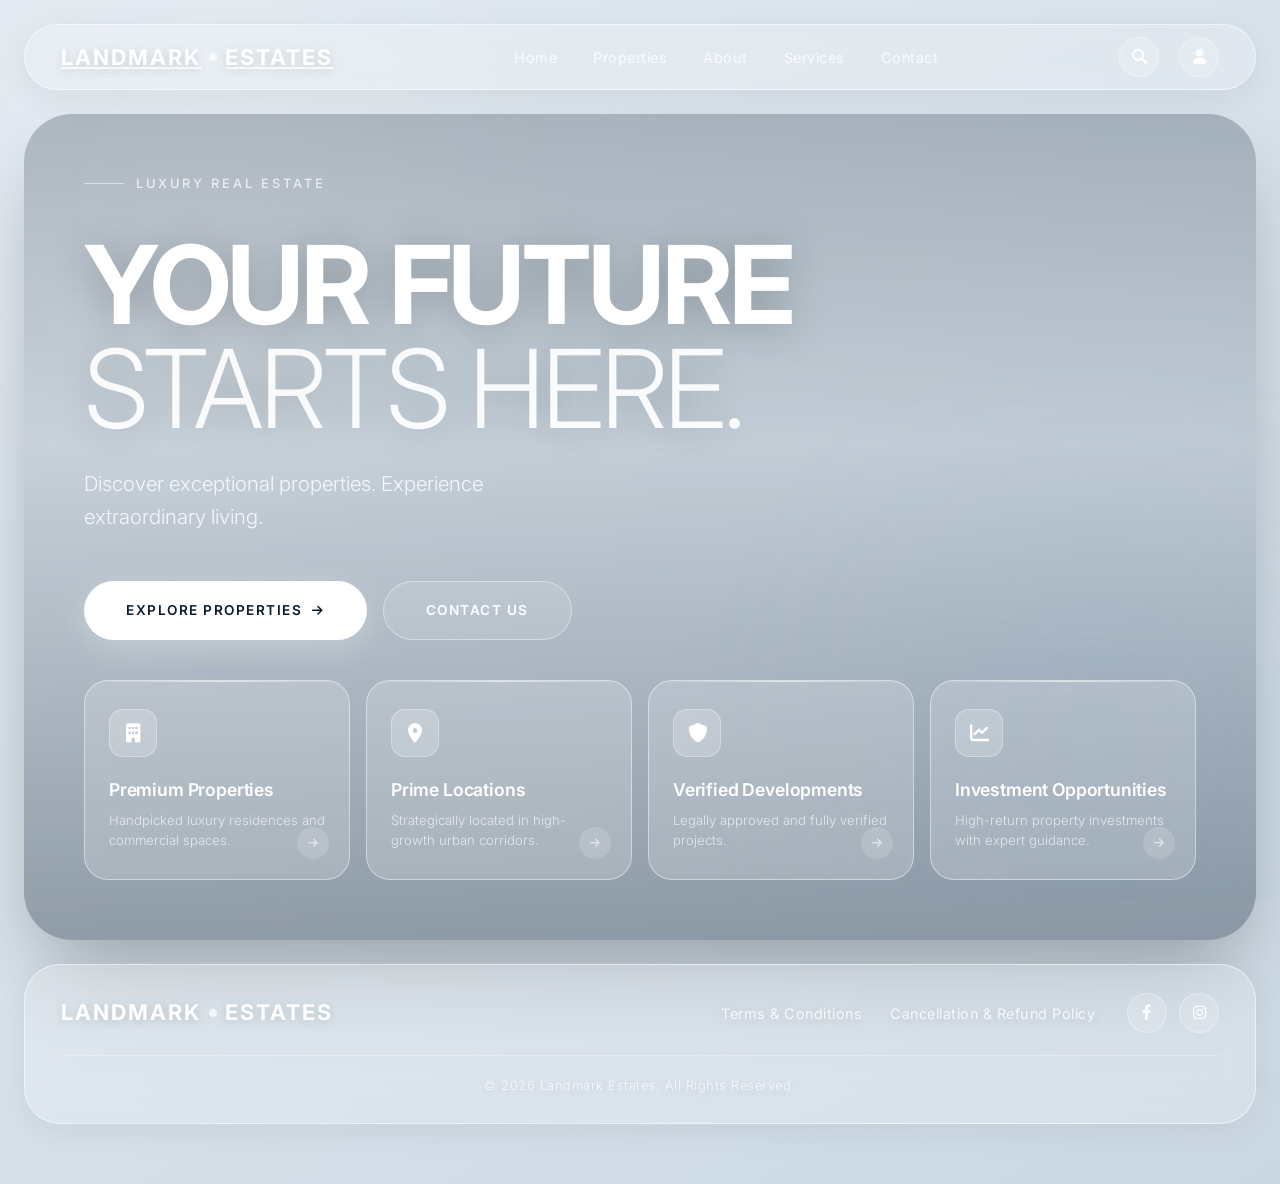
<file: index.html>
<!DOCTYPE html>
<html lang="en">
<head>
  <meta charset="UTF-8">
  <meta name="viewport" content="width=device-width, initial-scale=1.0">
  <meta name="description" content="Discover exceptional properties and experience extraordinary living with Landmark Estates.">
  <title>LANDMARK ESTATES | Your Future Starts Here</title>
  <link rel="preconnect" href="https://fonts.googleapis.com">
  <link rel="preconnect" href="https://fonts.gstatic.com" crossorigin>
  <link href="https://fonts.googleapis.com/css2?family=Inter:opsz,wght@14..32,300;14..32,400;14..32,500;14..32,600;14..32,700;14..32,800&display=swap" rel="stylesheet">
  <link rel="stylesheet" href="styles.css">
  <link rel="stylesheet" href="https://cdnjs.cloudflare.com/ajax/libs/font-awesome/6.0.0-beta3/css/all.min.css">
</head>
<body>
  <div class="ambient-glow"></div>
  <div class="main-wrapper">
    <nav class="nav">
      <a href="#" class="logo" id="brand">LANDMARK <span class="dot"></span> ESTATES</a>
      <ul class="nav-links" id="navLinks">
        <li><a href="#">Home</a></li>
        <li><a href="#properties">Properties</a></li>
        <li class="has-submenu"><a href="#about">About</a><ul class="submenu"><li><a href="terms.html">Terms &amp; Conditions</a></li></ul></li>
        <li><a href="#services">Services</a></li>
        <li><a href="#contact">Contact</a></li>
      </ul>
      <div class="nav-right">
        <div class="nav-icon" aria-label="Search"><i class="fas fa-search"></i></div>
        <div class="nav-icon" aria-label="Account"><i class="fas fa-user"></i></div>
        <button class="hamburger" id="hamburger" aria-label="Toggle navigation" aria-expanded="false" type="button">
          <span></span><span></span><span></span>
        </button>
      </div>
    </nav>

    <section class="hero" id="hero">
      <div class="hero-content">
        <div class="hero-top">
          <div class="hero-tagline"><span class="line"></span><span id="tagline">LUXURY REAL ESTATE</span></div>
        </div>
        <div class="hero-main">
          <h1 class="hero-headline" id="headline">YOUR FUTURE<br><span class="light">STARTS HERE.</span></h1>
          <p class="hero-sub" id="description">Discover exceptional properties. Experience extraordinary living.</p>
          <div class="hero-actions">
            <a href="#properties" class="btn btn-primary" id="primaryButton">EXPLORE PROPERTIES <i class="fas fa-arrow-right" style="font-size:0.75rem;"></i></a>
            <a href="#contact" class="btn btn-ghost" id="secondaryButton">CONTACT US</a>
          </div>
        </div>
        <div class="floating-cards" id="featureCards">
          <div class="glass-card">
            <div class="glass-card-icon"><i class="fas fa-building"></i></div>
            <div class="glass-card-copy"><h3>Premium Properties</h3><p>Handpicked luxury residences and commercial spaces.</p></div>
            <div class="card-arrow"><i class="fas fa-arrow-right"></i></div>
          </div>
          <div class="glass-card">
            <div class="glass-card-icon"><i class="fas fa-map-marker-alt"></i></div>
            <div class="glass-card-copy"><h3>Prime Locations</h3><p>Strategically located in high-growth urban corridors.</p></div>
            <div class="card-arrow"><i class="fas fa-arrow-right"></i></div>
          </div>
          <div class="glass-card">
            <div class="glass-card-icon"><i class="fas fa-shield-alt"></i></div>
            <div class="glass-card-copy"><h3>Verified Developments</h3><p>Legally approved and fully verified projects.</p></div>
            <div class="card-arrow"><i class="fas fa-arrow-right"></i></div>
          </div>
          <div class="glass-card">
            <div class="glass-card-icon"><i class="fas fa-chart-line"></i></div>
            <div class="glass-card-copy"><h3>Investment Opportunities</h3><p>High-return property investments with expert guidance.</p></div>
            <div class="card-arrow"><i class="fas fa-arrow-right"></i></div>
          </div>
        </div>
      </div>
    </section>

<footer class="footer">
<div class="footer-top">
<div class="logo footer-brand">LANDMARK <span class="dot"></span> ESTATES</div>
<div class="footer-right">
<ul class="footer-links">
<li><a href="terms.html">Terms &amp; Conditions</a></li>
<li><a href="cancellation-refund-policy.html">Cancellation &amp; Refund Policy</a></li>
</ul>
<div class="footer-social">
<a href="https://www.facebook.com/profile.php?id=61596802313785" class="nav-icon" target="_blank" rel="noopener noreferrer" aria-label="Landmark Estates on Facebook (opens in a new tab)"><i class="fab fa-facebook-f"></i></a>
<a href="https://www.instagram.com/landmarkestates7?avpt=MXgzdDRkdDl4Mzl2Zw==" class="nav-icon" target="_blank" rel="noopener noreferrer" aria-label="Landmark Estates on Instagram (opens in a new tab)"><i class="fab fa-instagram"></i></a>
</div>
</div>
</div>
<div class="footer-bottom">&copy; 2026 Landmark Estates. All Rights Reserved.</div>
</footer>
</div>
<script>
    // The page has built-in text so it displays even when opened directly.
    // When hosted on a web server, content.json can update the website copy.
    fetch("content.json")
      .then(response => {
        if (!response.ok) throw new Error("content.json unavailable");
        return response.json();
      })
      .then(data => {
        document.getElementById("brand").innerHTML =
          `${data.brand} <span class="dot"></span> ${data.brandSuffix}`;
        document.getElementById("tagline").textContent = data.tagline;
        document.getElementById("headline").innerHTML =
          `${data.headline[0]}<br><span class="light">${data.headline[1]}</span>`;
        document.getElementById("description").textContent = data.description;
        document.getElementById("primaryButton").innerHTML =
          `${data.primaryButton} <i class="fas fa-arrow-right" style="font-size:0.75rem;"></i>`;
        document.getElementById("secondaryButton").textContent = data.secondaryButton;

        const links = data.navigation || [];
        const aboutSubmenu = '<ul class="submenu"><li><a href="terms.html">Terms &amp; Conditions</a></li></ul>';
document.getElementById("navLinks").innerHTML = links.map((label, index) => {
const link = `<a href="${["#", "#properties", "#about", "#services", "#contact"][index] || "#"}">${label}</a>`;
return label === "About" ? `<li class="has-submenu">${link}${aboutSubmenu}</li>` : `<li>${link}</li>`;
}).join("");

        document.getElementById("featureCards").innerHTML = data.cards.map(card => `
          <div class="glass-card">
            <div class="glass-card-icon"><i class="${card.icon}"></i></div>
            <div class="glass-card-copy"><h3>${card.title}</h3><p>${card.description}</p></div>
            <div class="card-arrow"><i class="fas fa-arrow-right"></i></div>
          </div>
        `).join("");
      })
      .catch(() => {
        // Keep the built-in HTML content visible if fetch is blocked (file://).
      });

    const hamburger = document.getElementById("hamburger");
    const navLinks = document.getElementById("navLinks");

    hamburger.addEventListener("click", () => {
      const isOpen = navLinks.classList.toggle("open");
      hamburger.classList.toggle("active", isOpen);
      hamburger.setAttribute("aria-expanded", String(isOpen));
      document.body.style.overflow = isOpen ? "hidden" : "";
    });

    navLinks.addEventListener("click", event => {
      if (event.target.closest("a")) {
        navLinks.classList.remove("open");
        hamburger.classList.remove("active");
        hamburger.setAttribute("aria-expanded", "false");
        document.body.style.overflow = "";
      }
    });

    const hero = document.querySelector(".hero");
    const parallaxStyle = document.createElement("style");
    document.head.appendChild(parallaxStyle);
    hero.style.setProperty("--parallax-y", "0px");
    window.addEventListener("scroll", () => {
      hero.style.setProperty("--parallax-y", `${window.scrollY * 0.15}px`);
    }, { passive: true });
    parallaxStyle.textContent = ".hero::before { transform: translateY(var(--parallax-y, 0px)); }";
  </script>
</body>
</html>
</file>
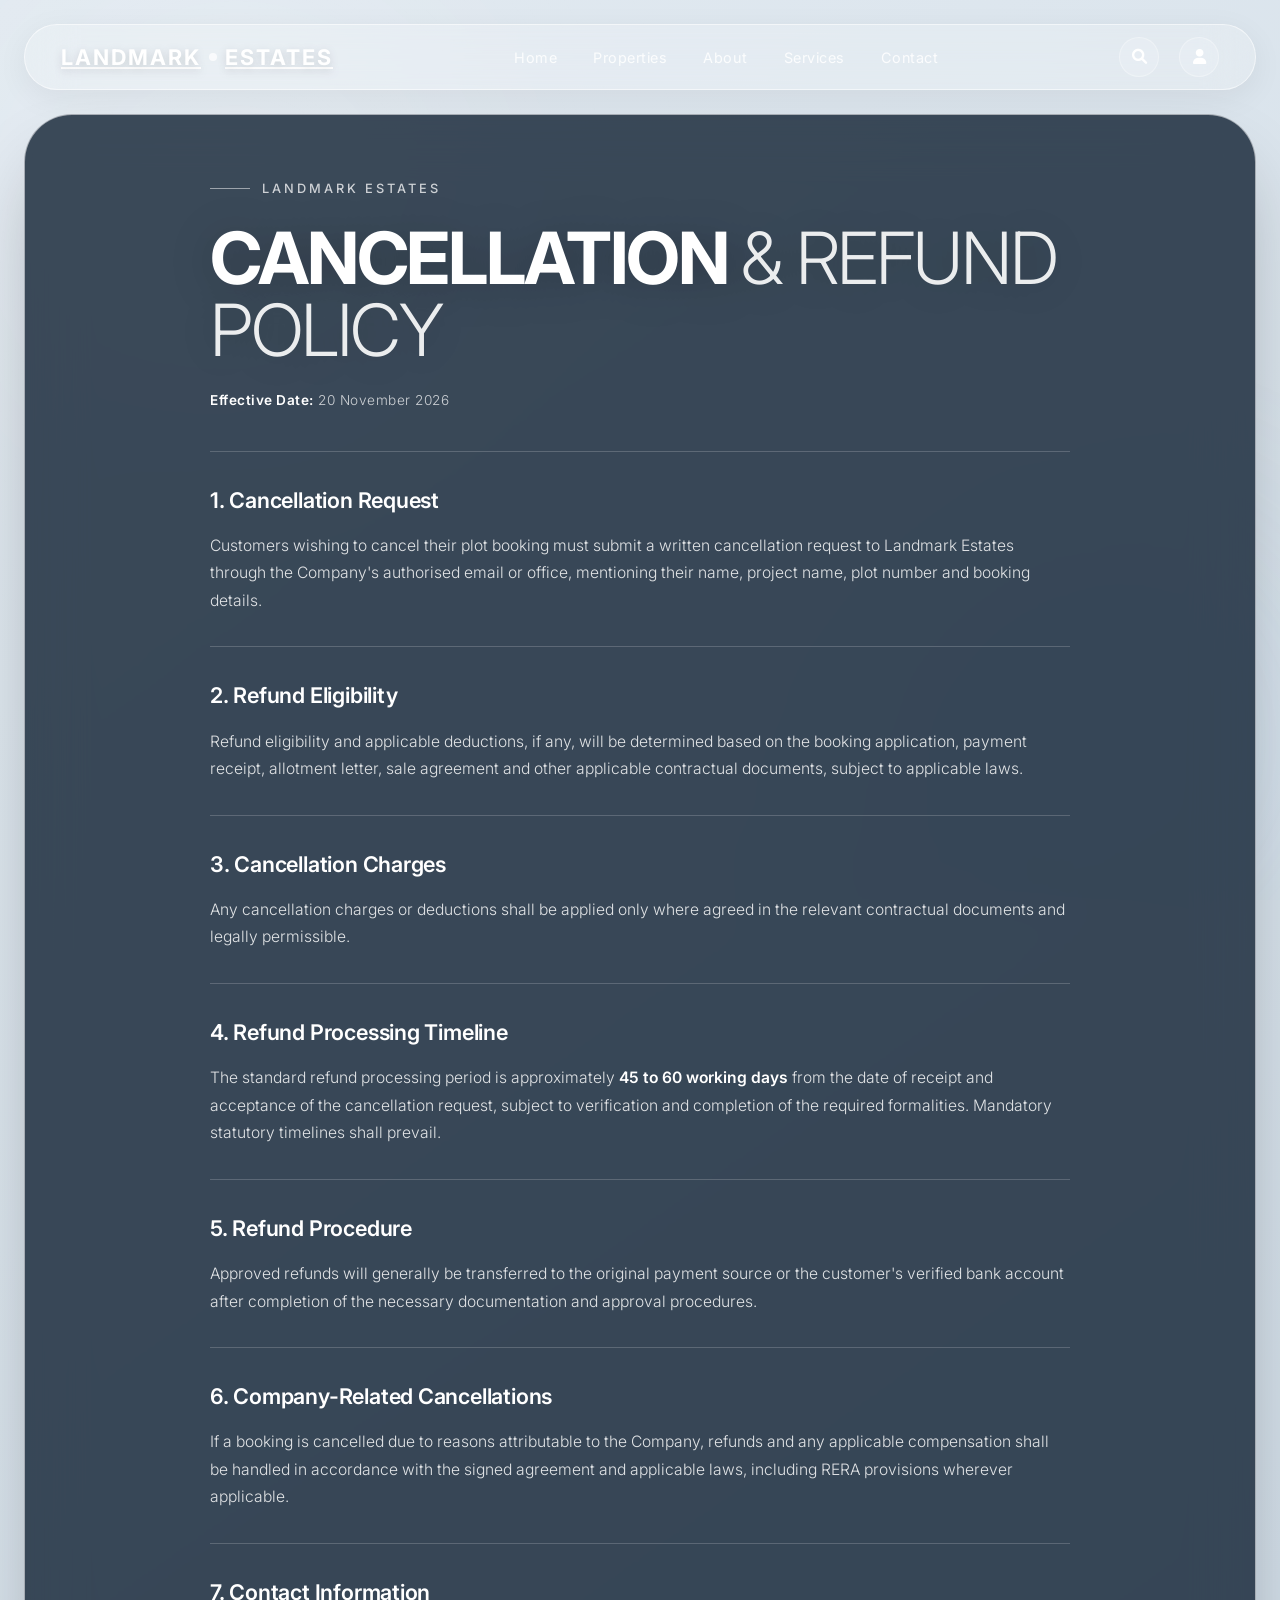
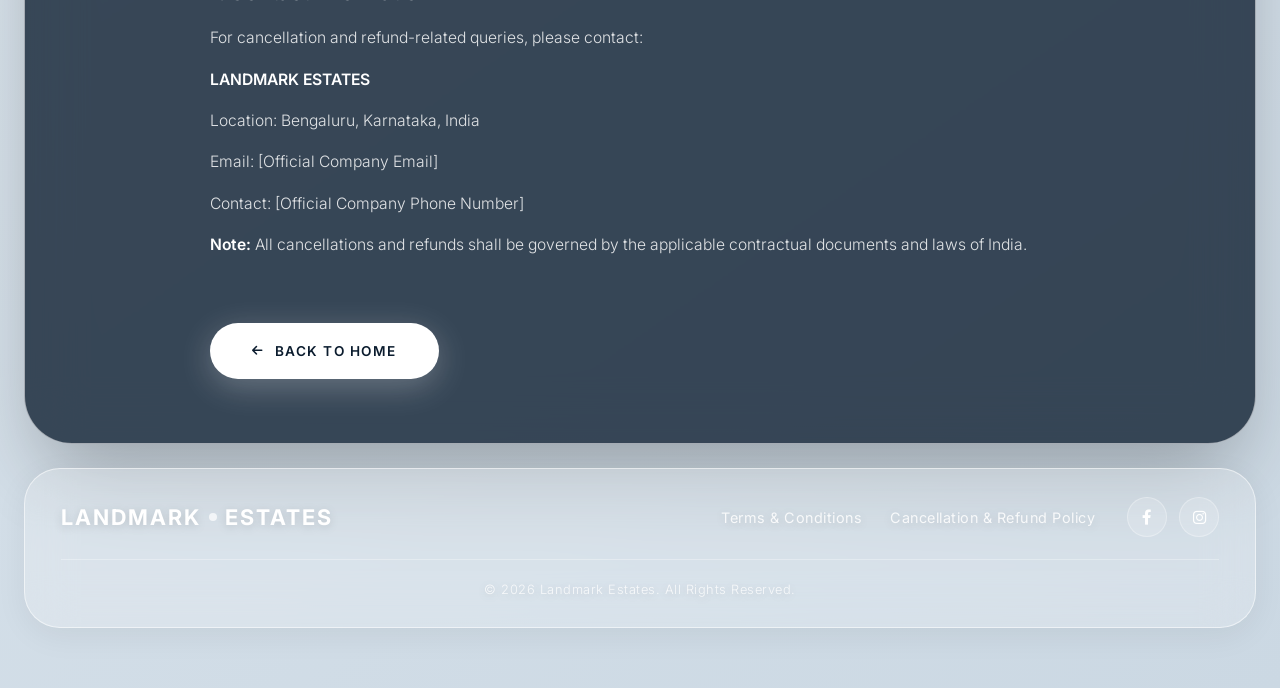
<file: cancellation-refund-policy.html>
<!DOCTYPE html>
<html lang="en">
<head>
<meta charset="UTF-8">
<meta name="viewport" content="width=device-width, initial-scale=1.0">
<meta name="description" content="Cancellation &amp; Refund Policy of Landmark Estates covering plot booking cancellation requests, refund eligibility, charges and processing timelines.">
<title>CANCELLATION &amp; REFUND POLICY | LANDMARK ESTATES</title>
<link rel="preconnect" href="https://fonts.googleapis.com">
<link rel="preconnect" href="https://fonts.gstatic.com" crossorigin>
<link href="https://fonts.googleapis.com/css2?family=Inter:opsz,wght@14..32,300;14..32,400;14..32,500;14..32,600;14..32,700;14..32,800&display=swap" rel="stylesheet">
<link rel="stylesheet" href="styles.css">
<link rel="stylesheet" href="https://cdnjs.cloudflare.com/ajax/libs/font-awesome/6.0.0-beta3/css/all.min.css">
</head>
<body>
<div class="ambient-glow"></div>
<div class="main-wrapper">

<nav class="nav">
<a href="index.html" class="logo" id="brand">LANDMARK <span class="dot"></span> ESTATES</a>
<ul class="nav-links" id="navLinks">
<li><a href="index.html">Home</a></li>
<li><a href="index.html#properties">Properties</a></li>
<li class="has-submenu"><a href="index.html#about">About</a><ul class="submenu"><li><a href="terms.html">Terms &amp; Conditions</a></li></ul></li>
<li><a href="index.html#services">Services</a></li>
<li><a href="index.html#contact">Contact</a></li>
</ul>
<div class="nav-right">
<div class="nav-icon" aria-label="Search"><i class="fas fa-search"></i></div>
<div class="nav-icon" aria-label="Account"><i class="fas fa-user"></i></div>
<button class="hamburger" id="hamburger" aria-label="Toggle navigation" aria-expanded="false" type="button">
<span></span><span></span><span></span>
</button>
</div>
</nav>

<main class="legal-panel">
<div class="legal-inner">

<div class="hero-tagline"><span class="line"></span><span>LANDMARK ESTATES</span></div>
<h1 class="legal-title legal-title-long">CANCELLATION <span class="light">&amp; REFUND POLICY</span></h1>
<div class="legal-meta">
<div><strong>Effective Date:</strong> 20 November 2026</div>
</div>

<section class="legal-section" id="policy-1">
<h2>1. Cancellation Request</h2>
<p>Customers wishing to cancel their plot booking must submit a written cancellation request to Landmark Estates through the Company's authorised email or office, mentioning their name, project name, plot number and booking details.</p>
</section>

<section class="legal-section" id="policy-2">
<h2>2. Refund Eligibility</h2>
<p>Refund eligibility and applicable deductions, if any, will be determined based on the booking application, payment receipt, allotment letter, sale agreement and other applicable contractual documents, subject to applicable laws.</p>
</section>

<section class="legal-section" id="policy-3">
<h2>3. Cancellation Charges</h2>
<p>Any cancellation charges or deductions shall be applied only where agreed in the relevant contractual documents and legally permissible.</p>
</section>

<section class="legal-section" id="policy-4">
<h2>4. Refund Processing Timeline</h2>
<p>The standard refund processing period is approximately <strong>45 to 60 working days</strong> from the date of receipt and acceptance of the cancellation request, subject to verification and completion of the required formalities. Mandatory statutory timelines shall prevail.</p>
</section>

<section class="legal-section" id="policy-5">
<h2>5. Refund Procedure</h2>
<p>Approved refunds will generally be transferred to the original payment source or the customer's verified bank account after completion of the necessary documentation and approval procedures.</p>
</section>

<section class="legal-section" id="policy-6">
<h2>6. Company-Related Cancellations</h2>
<p>If a booking is cancelled due to reasons attributable to the Company, refunds and any applicable compensation shall be handled in accordance with the signed agreement and applicable laws, including RERA provisions wherever applicable.</p>
</section>

<section class="legal-section" id="policy-7">
<h2>7. Contact Information</h2>
<p>For cancellation and refund-related queries, please contact:</p>
<p><strong>LANDMARK ESTATES</strong></p>
<p>Location: Bengaluru, Karnataka, India</p>
<p>Email: [Official Company Email]</p>
<p>Contact: [Official Company Phone Number]</p>
<p><strong>Note:</strong> All cancellations and refunds shall be governed by the applicable contractual documents and laws of India.</p>
</section>

<div class="legal-actions">
<a href="index.html" class="btn btn-primary"><i class="fas fa-arrow-left" style="font-size:0.75rem;"></i> BACK TO HOME</a>
</div>

</div>
</main>

<footer class="footer">
<div class="footer-top">
<div class="logo footer-brand">LANDMARK <span class="dot"></span> ESTATES</div>
<div class="footer-right">
<ul class="footer-links">
<li><a href="terms.html">Terms &amp; Conditions</a></li>
<li><a href="cancellation-refund-policy.html">Cancellation &amp; Refund Policy</a></li>
</ul>
<div class="footer-social">
<a href="https://www.facebook.com/profile.php?id=61596802313785" class="nav-icon" target="_blank" rel="noopener noreferrer" aria-label="Landmark Estates on Facebook (opens in a new tab)"><i class="fab fa-facebook-f"></i></a>
<a href="https://www.instagram.com/landmarkestates7?avpt=MXgzdDRkdDl4Mzl2Zw==" class="nav-icon" target="_blank" rel="noopener noreferrer" aria-label="Landmark Estates on Instagram (opens in a new tab)"><i class="fab fa-instagram"></i></a>
</div>
</div>
</div>
<div class="footer-bottom">&copy; 2026 Landmark Estates. All Rights Reserved.</div>
</footer>
</div>
<script>
const hamburger = document.getElementById("hamburger");
const navLinks = document.getElementById("navLinks");

hamburger.addEventListener("click", () => {
const isOpen = navLinks.classList.toggle("open");
hamburger.classList.toggle("active", isOpen);
hamburger.setAttribute("aria-expanded", String(isOpen));
document.body.style.overflow = isOpen ? "hidden" : "";
});

navLinks.addEventListener("click", event => {
if (event.target.closest("a")) {
navLinks.classList.remove("open");
hamburger.classList.remove("active");
hamburger.setAttribute("aria-expanded", "false");
document.body.style.overflow = "";
}
});
</script>

</body>
</html>
</file>
<file: styles.css>
/* ---------- RESET & BASE ---------- */
    * {
      margin: 0;
      padding: 0;
      box-sizing: border-box;
    }

    :root {
      --bg-light: #DCE5EC;
      --bg-gradient: linear-gradient(145deg, #E2EAF1 0%, #CBD8E3 100%);
      --glass-bg: rgba(255, 255, 255, 0.28);
      --glass-border: rgba(255, 255, 255, 0.55);
      --glass-shadow: 0 25px 50px -12px rgba(0, 0, 0, 0.15);
      --glass-highlight: rgba(255, 255, 255, 0.6);
      --text-white: #ffffff;
      --text-navy: #0B1C2E;
      --text-muted: rgba(255, 255, 255, 0.8);
      --blue-accent: #4A7A9E;
      --blue-bright: #6C9EC4;
      --radius-xl: 48px;
      --radius-lg: 36px;
      --radius-md: 24px;
      --radius-sm: 16px;
      --transition: all 0.5s cubic-bezier(0.2, 0.8, 0.2, 1);
    }

    html {
      scroll-behavior: smooth;
    }

    body {
      font-family: 'Inter', sans-serif;
      background: var(--bg-gradient);
      min-height: 100vh;
      overflow-x: hidden;
      color: var(--text-white);
      line-height: 1.5;
    }

    /* ---------- BACKGROUND AMBIENCE ---------- */
    .ambient-glow {
      position: fixed;
      inset: 0;
      pointer-events: none;
      z-index: 0;
      overflow: hidden;
    }

    .ambient-glow::before,
    .ambient-glow::after {
      content: '';
      position: absolute;
      border-radius: 50%;
      filter: blur(120px);
      opacity: 0.4;
    }

    .ambient-glow::before {
      width: 600px;
      height: 600px;
      background: radial-gradient(circle, rgba(255,255,255,0.9) 0%, rgba(200,220,240,0) 70%);
      top: -10%;
      left: -5%;
    }

    .ambient-glow::after {
      width: 500px;
      height: 500px;
      background: radial-gradient(circle, rgba(160,200,235,0.7) 0%, rgba(200,220,240,0) 70%);
      bottom: -10%;
      right: -5%;
    }

    /* ---------- MAIN WRAPPER ---------- */
    .main-wrapper {
      position: relative;
      z-index: 1;
      max-width: 1440px;
      margin: 0 auto;
      padding: 24px 24px 60px;
    }

    /* ---------- NAVIGATION ---------- */
    .nav {
      display: flex;
      align-items: center;
      justify-content: space-between;
      padding: 12px 36px;
      background: rgba(255, 255, 255, 0.2);
      backdrop-filter: blur(24px);
      -webkit-backdrop-filter: blur(24px);
      border-radius: 100px;
      border: 1px solid var(--glass-border);
      box-shadow: 0 8px 32px rgba(0, 0, 0, 0.06);
      margin-bottom: 24px;
      animation: fadeDown 0.9s cubic-bezier(0.2, 0.8, 0.2, 1) both;
    }

    @keyframes fadeDown {
      from { opacity: 0; transform: translateY(-20px); }
      to { opacity: 1; transform: translateY(0); }
    }

    .logo {
      font-size: 1.35rem;
      font-weight: 700;
      letter-spacing: 2px;
      color: var(--text-white);
      text-shadow: 0 2px 10px rgba(0, 0, 0, 0.15);
      display: flex;
      align-items: center;
      gap: 8px;
    }

    .logo .dot {
      width: 8px;
      height: 8px;
      background: var(--text-white);
      border-radius: 50%;
      opacity: 0.7;
    }

    .nav-links {
      display: flex;
      align-items: center;
      gap: 36px;
      list-style: none;
    }

    .nav-links a {
      text-decoration: none;
      color: rgba(255, 255, 255, 0.85);
      font-size: 0.9rem;
      font-weight: 400;
      letter-spacing: 0.5px;
      transition: var(--transition);
      position: relative;
    }

    .nav-links a::after {
      content: '';
      position: absolute;
      bottom: -4px;
      left: 0;
      width: 0;
      height: 1.5px;
      background: var(--text-white);
      transition: var(--transition);
    }

    .nav-links a:hover {
      color: var(--text-white);
    }

    .nav-links a:hover::after {
      width: 100%;
    }

    .nav-right {
      display: flex;
      align-items: center;
      gap: 20px;
    }

    .nav-icon {
      width: 40px;
      height: 40px;
      border-radius: 50%;
      background: rgba(255, 255, 255, 0.15);
      border: 1px solid rgba(255, 255, 255, 0.3);
      display: flex;
      align-items: center;
      justify-content: center;
      color: var(--text-white);
      font-size: 0.95rem;
      cursor: pointer;
      transition: var(--transition);
    }

    .nav-icon:hover {
      background: rgba(255, 255, 255, 0.3);
      transform: scale(1.05);
    }

    .hamburger {
      display: none;
      flex-direction: column;
      gap: 5px;
      cursor: pointer;
      padding: 8px;
    }

    .hamburger span {
      width: 24px;
      height: 1.5px;
      background: var(--text-white);
      transition: var(--transition);
    }

    /* ---------- HERO CONTAINER ---------- */
    .hero {
      position: relative;
      background: url('https://images.unsplash.com/photo-1600585154340-be6161a56a0c?w=1920&q=90&auto=format&fit=crop') center/cover no-repeat;
      border-radius: var(--radius-xl);
      min-height: 780px;
      overflow: hidden;
      box-shadow: 0 40px 80px -20px rgba(0, 0, 0, 0.3);
      display: flex;
      flex-direction: column;
      animation: scaleIn 1.1s cubic-bezier(0.2, 0.8, 0.2, 1) both;
      animation-delay: 0.15s;
    }

    @keyframes scaleIn {
      from { opacity: 0; transform: scale(0.97); }
      to { opacity: 1; transform: scale(1); }
    }

    .hero::after {
      content: '';
      position: absolute;
      inset: 0;
      background: linear-gradient(
        180deg,
        rgba(11, 28, 46, 0.25) 0%,
        rgba(11, 28, 46, 0.1) 40%,
        rgba(11, 28, 46, 0.35) 100%
      );
      pointer-events: none;
    }

    /* ---------- HERO CONTENT ---------- */
    .hero-content {
      position: relative;
      z-index: 2;
      padding: 60px 60px 60px;
      display: flex;
      flex-direction: column;
      flex: 1;
    }

    .hero-top {
      display: flex;
      justify-content: space-between;
      align-items: flex-start;
      flex-wrap: wrap;
      gap: 20px;
    }

    .hero-tagline {
      font-size: 0.8rem;
      font-weight: 500;
      letter-spacing: 3px;
      text-transform: uppercase;
      color: rgba(255, 255, 255, 0.75);
      display: flex;
      align-items: center;
      gap: 12px;
      animation: fadeUp 0.9s cubic-bezier(0.2, 0.8, 0.2, 1) both;
      animation-delay: 0.3s;
    }

    .hero-tagline .line {
      width: 40px;
      height: 1px;
      background: rgba(255, 255, 255, 0.5);
    }

    .hero-badge {
      background: rgba(255, 255, 255, 0.15);
      backdrop-filter: blur(20px);
      -webkit-backdrop-filter: blur(20px);
      border: 1px solid rgba(255, 255, 255, 0.4);
      border-radius: 100px;
      padding: 10px 24px;
      font-size: 0.8rem;
      font-weight: 500;
      letter-spacing: 1px;
      color: var(--text-white);
      display: flex;
      align-items: center;
      gap: 10px;
      animation: fadeUp 0.9s cubic-bezier(0.2, 0.8, 0.2, 1) both;
      animation-delay: 0.35s;
    }

    .hero-badge i {
      font-size: 0.75rem;
    }

    .hero-main {
      flex: 1;
      display: flex;
      flex-direction: column;
      justify-content: center;
      padding: 40px 0;
    }

    .hero-headline {
      font-size: clamp(3.5rem, 8.5vw, 8rem);
      font-weight: 700;
      line-height: 0.95;
      letter-spacing: -0.03em;
      color: var(--text-white);
      text-shadow: 0 4px 40px rgba(0, 0, 0, 0.25);
      margin-bottom: 28px;
      max-width: 900px;
      animation: fadeUp 1s cubic-bezier(0.2, 0.8, 0.2, 1) both;
      animation-delay: 0.45s;
    }

    .hero-headline .light {
      font-weight: 300;
      opacity: 0.9;
    }

    .hero-sub {
      font-size: clamp(1rem, 1.6vw, 1.3rem);
      font-weight: 300;
      color: rgba(255, 255, 255, 0.85);
      max-width: 500px;
      line-height: 1.6;
      margin-bottom: 48px;
      animation: fadeUp 1s cubic-bezier(0.2, 0.8, 0.2, 1) both;
      animation-delay: 0.55s;
    }

    .hero-actions {
      display: flex;
      gap: 16px;
      flex-wrap: wrap;
      animation: fadeUp 1s cubic-bezier(0.2, 0.8, 0.2, 1) both;
      animation-delay: 0.65s;
    }

    .btn {
      display: inline-flex;
      align-items: center;
      justify-content: center;
      gap: 10px;
      padding: 18px 42px;
      border-radius: 100px;
      font-family: 'Inter', sans-serif;
      font-size: 0.85rem;
      font-weight: 600;
      letter-spacing: 1.5px;
      text-transform: uppercase;
      text-decoration: none;
      cursor: pointer;
      transition: var(--transition);
      border: none;
    }

    .btn-primary {
      background: var(--text-white);
      color: var(--text-navy);
      box-shadow: 0 8px 32px rgba(255, 255, 255, 0.25);
    }

    .btn-primary:hover {
      transform: translateY(-3px) scale(1.02);
      box-shadow: 0 16px 48px rgba(255, 255, 255, 0.35);
    }

    .btn-ghost {
      background: rgba(255, 255, 255, 0.12);
      backdrop-filter: blur(20px);
      -webkit-backdrop-filter: blur(20px);
      color: var(--text-white);
      border: 1px solid rgba(255, 255, 255, 0.4);
    }

    .btn-ghost:hover {
      background: rgba(255, 255, 255, 0.25);
      transform: translateY(-3px) scale(1.02);
      border-color: rgba(255, 255, 255, 0.7);
    }

    /* ---------- FLOATING GLASS CARDS ---------- */
    .floating-cards {
      display: grid;
      grid-template-columns: repeat(4, 1fr);
      gap: 16px;
      margin-top: auto;
      animation: fadeUp 1s cubic-bezier(0.2, 0.8, 0.2, 1) both;
      animation-delay: 0.8s;
    }

    .glass-card {
      background: rgba(255, 255, 255, 0.18);
      backdrop-filter: blur(28px);
      -webkit-backdrop-filter: blur(28px);
      border: 1px solid rgba(255, 255, 255, 0.45);
      border-radius: var(--radius-md);
      padding: 28px 24px;
      transition: var(--transition);
      cursor: default;
      position: relative;
      overflow: hidden;
    }

    .glass-card::before {
      content: '';
      position: absolute;
      top: 0;
      left: 0;
      right: 0;
      height: 1px;
      background: linear-gradient(90deg, transparent, rgba(255,255,255,0.6), transparent);
    }

    .glass-card:hover {
      background: rgba(255, 255, 255, 0.28);
      transform: translateY(-8px);
      box-shadow: 0 24px 48px -12px rgba(0, 0, 0, 0.2);
      border-color: rgba(255, 255, 255, 0.7);
    }

    .glass-card-icon {
      width: 48px;
      height: 48px;
      border-radius: 14px;
      background: rgba(255, 255, 255, 0.2);
      border: 1px solid rgba(255, 255, 255, 0.3);
      display: flex;
      align-items: center;
      justify-content: center;
      margin-bottom: 20px;
      font-size: 1.2rem;
      color: var(--text-white);
    }

    .glass-card h3 {
      font-size: 1.1rem;
      font-weight: 600;
      letter-spacing: -0.01em;
      margin-bottom: 8px;
      color: var(--text-white);
    }

    .glass-card p {
      font-size: 0.82rem;
      color: rgba(255, 255, 255, 0.7);
      line-height: 1.5;
      font-weight: 300;
    }

    .glass-card .card-arrow {
      position: absolute;
      bottom: 20px;
      right: 20px;
      width: 32px;
      height: 32px;
      border-radius: 50%;
      background: rgba(255, 255, 255, 0.15);
      display: flex;
      align-items: center;
      justify-content: center;
      font-size: 0.7rem;
      color: rgba(255, 255, 255, 0.6);
      transition: var(--transition);
    }

    .glass-card:hover .card-arrow {
      background: var(--text-white);
      color: var(--text-navy);
      transform: translateX(3px);
    }

    /* ---------- KEYFRAMES ---------- */
    @keyframes fadeUp {
      from { opacity: 0; transform: translateY(30px); }
      to { opacity: 1; transform: translateY(0); }
    }

    /* ---------- RESPONSIVE ---------- */
    @media (max-width: 1200px) {
      .floating-cards {
        grid-template-columns: repeat(2, 1fr);
      }
      .hero-headline {
        font-size: clamp(3rem, 7vw, 6rem);
      }
    }

    @media (max-width: 900px) {
      .main-wrapper {
        padding: 16px 16px 40px;
      }
      .nav {
        padding: 10px 24px;
      }
      .nav-links {
        position: fixed;
        top: 0;
        right: -100%;
        width: 280px;
        height: 100vh;
        background: rgba(11, 28, 46, 0.85);
        backdrop-filter: blur(40px);
        -webkit-backdrop-filter: blur(40px);
        flex-direction: column;
        justify-content: center;
        gap: 32px;
        padding: 40px;
        transition: var(--transition);
        z-index: 1000;
        border-radius: 0;
      }
      .nav-links.open {
        right: 0;
      }
      .nav-links a {
        font-size: 1.1rem;
      }
      .hamburger {
        display: flex;
        z-index: 1001;
      }
      .hamburger.active span:nth-child(1) {
        transform: rotate(45deg) translate(4.5px, 4.5px);
      }
      .hamburger.active span:nth-child(2) {
        opacity: 0;
      }
      .hamburger.active span:nth-child(3) {
        transform: rotate(-45deg) translate(4.5px, -4.5px);
      }
      .nav-right .nav-icon {
        display: none;
      }
      .hero {
        min-height: 680px;
        border-radius: var(--radius-lg);
      }
      .hero-content {
        padding: 36px 28px 40px;
      }
      .hero-headline {
        font-size: clamp(2.6rem, 9vw, 4.5rem);
      }
      .hero-sub {
        font-size: 1rem;
      }
      .btn {
        padding: 16px 32px;
        font-size: 0.78rem;
      }
    }

    @media (max-width: 600px) {
      .floating-cards {
        grid-template-columns: 1fr;
        gap: 12px;
      }
      .glass-card {
        padding: 20px;
        display: flex;
        align-items: center;
        gap: 16px;
      }
      .glass-card-icon {
        margin-bottom: 0;
        flex-shrink: 0;
        width: 44px;
        height: 44px;
      }
      .glass-card h3 {
        font-size: 1rem;
        margin-bottom: 2px;
      }
      .glass-card p {
        font-size: 0.78rem;
      }
      .glass-card .card-arrow {
        display: none;
      }
      .hero-actions {
        flex-direction: column;
        width: 100%;
      }
      .btn {
        width: 100%;
      }
      .hero-top {
        flex-direction: column;
      }
      .hero-badge {
        font-size: 0.72rem;
        padding: 8px 18px;
      }
      .hero-headline {
        font-size: clamp(2.2rem, 11vw, 3.5rem);
      }
      .hero-sub {
        font-size: 0.92rem;
        margin-bottom: 32px;
      }
      .hero {
        min-height: 620px;
      }
    }

    /* ---------- SCROLL REVEAL (for potential future content) ---------- */
    .reveal {
      opacity: 0;
      transform: translateY(40px);
      transition: opacity 0.9s ease, transform 0.9s ease;
    }
    .reveal.visible {
      opacity: 1;
      transform: translateY(0);
    }

    /* ---------- PARALLAX SUBTLE ---------- */
    .hero::before {
      content: '';
      position: absolute;
      inset: 0;
      background: inherit;
      background-position: center;
      background-size: cover;
      z-index: 0;
      transition: transform 0.1s linear;
      will-change: transform;
    }

    .hero {
      background: none;
    }
    .hero::before {
      background-image: url('https://images.unsplash.com/photo-1600585154340-be6161a56a0c?w=1920&q=90&auto=format&fit=crop');
    }

/* Updated markup support */
.hamburger {
  border: 0;
  background: transparent;
}
.glass-card-copy {
  min-width: 0;
}
@media (max-width: 600px) {
  .glass-card-copy {
    flex: 1;
  }
}


/* ---------- ABOUT SUBMENU (Terms & Conditions link) ---------- */
.has-submenu {
  position: relative;
}

/* invisible bridge so the submenu doesn't close while moving the cursor down */
.has-submenu::after {
  content: '';
  position: absolute;
  left: 0;
  right: 0;
  top: 100%;
  height: 20px;
}

.submenu {
  position: absolute;
  top: calc(100% + 16px);
  left: 50%;
  transform: translateX(-50%) translateY(8px);
  min-width: 220px;
  list-style: none;
  padding: 10px;
  background: rgba(11, 28, 46, 0.85);
  backdrop-filter: blur(24px);
  -webkit-backdrop-filter: blur(24px);
  border: 1px solid var(--glass-border);
  border-radius: var(--radius-sm);
  box-shadow: 0 8px 32px rgba(0, 0, 0, 0.15);
  opacity: 0;
  visibility: hidden;
  transition: var(--transition);
  z-index: 50;
}

.has-submenu:hover > .submenu,
.has-submenu:focus-within > .submenu {
  opacity: 1;
  visibility: visible;
  transform: translateX(-50%) translateY(0);
}

.nav-links .submenu a {
  display: block;
  padding: 12px 16px;
  border-radius: 12px;
  white-space: nowrap;
}

.nav-links .submenu a::after {
  display: none;
}

.nav-links .submenu a:hover {
  background: rgba(255, 255, 255, 0.15);
}

@media (max-width: 900px) {
  .has-submenu::after {
    display: none;
  }
  .submenu {
    position: static;
    transform: none;
    min-width: 0;
    margin-top: 14px;
    padding: 0 0 0 16px;
    background: none;
    backdrop-filter: none;
    -webkit-backdrop-filter: none;
    border: 0;
    box-shadow: none;
    opacity: 1;
    visibility: visible;
  }
  .has-submenu:hover > .submenu,
  .has-submenu:focus-within > .submenu {
    transform: none;
  }
  .nav-links .submenu a {
    padding: 0;
    font-size: 0.95rem;
    color: rgba(255, 255, 255, 0.7);
  }
  .nav-links .submenu a:hover {
    background: none;
    color: var(--text-white);
  }
}

/* ---------- TERMS & CONDITIONS PAGE ---------- */
.legal-panel {
  position: relative;
  background: rgba(11, 28, 46, 0.78);
  backdrop-filter: blur(28px);
  -webkit-backdrop-filter: blur(28px);
  border: 1px solid var(--glass-border);
  border-radius: var(--radius-xl);
  box-shadow: 0 40px 80px -20px rgba(0, 0, 0, 0.3);
  padding: 64px 60px;
  animation: scaleIn 1.1s cubic-bezier(0.2, 0.8, 0.2, 1) both;
  animation-delay: 0.15s;
}

.legal-inner {
  max-width: 860px;
  margin: 0 auto;
}

.legal-title {
  font-size: clamp(2.4rem, 6vw, 4.5rem);
  font-weight: 700;
  line-height: 1;
  letter-spacing: -0.03em;
  color: var(--text-white);
  text-shadow: 0 4px 40px rgba(0, 0, 0, 0.25);
  margin: 24px 0 24px;
  animation: fadeUp 1s cubic-bezier(0.2, 0.8, 0.2, 1) both;
  animation-delay: 0.45s;
}

.legal-title .light {
  font-weight: 300;
  opacity: 0.9;
}

.legal-meta {
  font-size: 0.85rem;
  font-weight: 300;
  letter-spacing: 0.5px;
  color: rgba(255, 255, 255, 0.75);
  margin-bottom: 40px;
  animation: fadeUp 1s cubic-bezier(0.2, 0.8, 0.2, 1) both;
  animation-delay: 0.55s;
}

.legal-meta strong {
  font-weight: 600;
  color: var(--text-white);
}

.legal-section {
  padding: 32px 0;
  border-top: 1px solid rgba(255, 255, 255, 0.18);
  scroll-margin-top: 24px;
}

.legal-section h2 {
  font-size: 1.35rem;
  font-weight: 600;
  letter-spacing: -0.01em;
  color: var(--text-white);
  margin-bottom: 16px;
}

.legal-section p,
.legal-section li {
  font-size: 0.98rem;
  font-weight: 300;
  line-height: 1.75;
  color: rgba(255, 255, 255, 0.85);
  overflow-wrap: anywhere;
}

.legal-section p {
  margin-bottom: 14px;
}

.legal-section ul {
  margin: 0 0 14px;
  padding-left: 22px;
}

.legal-section li {
  margin-bottom: 8px;
}

.legal-section li::marker {
  color: var(--blue-bright);
}

.legal-section p:last-child,
.legal-section ul:last-child,
.legal-section li:last-child {
  margin-bottom: 0;
}

.legal-section strong {
  font-weight: 600;
  color: var(--text-white);
}

.legal-thanks {
  padding-top: 32px;
  border-top: 1px solid rgba(255, 255, 255, 0.18);
  font-size: 1.1rem;
  font-weight: 600;
  letter-spacing: -0.01em;
  color: var(--text-white);
}

.legal-actions {
  margin-top: 32px;
}

@media (max-width: 900px) {
  .legal-panel {
    padding: 40px 28px;
    border-radius: var(--radius-lg);
  }
}

@media (max-width: 600px) {
  .legal-panel {
    padding: 32px 20px;
  }
  .legal-section {
    padding: 26px 0;
  }
  .legal-section h2 {
    font-size: 1.2rem;
  }
  .legal-section p,
  .legal-section li {
    font-size: 0.94rem;
  }
}

/* Keeps the About submenu and the mobile slide-out menu above the page content while they are open */
.nav:has(.nav-links.open),
.nav:has(.has-submenu:hover),
.nav:has(.has-submenu:focus-within) {
  position: relative;
  z-index: 100;
}


/* ---------- FOOTER ---------- */
.footer {
  margin-top: 24px;
  padding: 28px 36px;
  background: rgba(255, 255, 255, 0.2);
  backdrop-filter: blur(24px);
  -webkit-backdrop-filter: blur(24px);
  border: 1px solid var(--glass-border);
  border-radius: var(--radius-lg);
  box-shadow: 0 8px 32px rgba(0, 0, 0, 0.06);
  animation: fadeUp 1s cubic-bezier(0.2, 0.8, 0.2, 1) both;
  animation-delay: 0.9s;
}

.footer-top {
  display: flex;
  align-items: center;
  justify-content: space-between;
  gap: 24px;
  flex-wrap: wrap;
}

.footer-right {
  display: flex;
  align-items: center;
  gap: 32px;
}

.footer-links {
  list-style: none;
}

.footer-links a {
  text-decoration: none;
  color: rgba(255, 255, 255, 0.85);
  font-size: 0.9rem;
  font-weight: 400;
  letter-spacing: 0.5px;
  text-shadow: 0 2px 10px rgba(0, 0, 0, 0.15);
  transition: var(--transition);
  position: relative;
}

.footer-links a::after {
  content: '';
  position: absolute;
  bottom: -4px;
  left: 0;
  width: 0;
  height: 1.5px;
  background: var(--text-white);
  transition: var(--transition);
}

.footer-links a:hover {
  color: var(--text-white);
}

.footer-links a:hover::after {
  width: 100%;
}

.footer-social {
  display: flex;
  align-items: center;
  gap: 12px;
}

.footer-social .nav-icon {
  text-decoration: none;
}

.footer-social .nav-icon:hover,
.footer-social .nav-icon:focus-visible {
  transform: translateY(-3px) scale(1.05);
  box-shadow: 0 8px 20px rgba(0, 0, 0, 0.12);
}

.footer-bottom {
  margin-top: 22px;
  padding-top: 20px;
  border-top: 1px solid rgba(255, 255, 255, 0.3);
  text-align: center;
  font-size: 0.8rem;
  font-weight: 300;
  letter-spacing: 0.5px;
  color: rgba(255, 255, 255, 0.8);
  text-shadow: 0 2px 10px rgba(0, 0, 0, 0.15);
}

@media (max-width: 900px) {
  .footer {
    padding: 24px 24px;
  }
}

@media (max-width: 600px) {
  .footer {
    padding: 24px 20px;
    border-radius: var(--radius-md);
  }
  .footer-top {
    flex-direction: column;
    gap: 20px;
  }
  .footer-right {
    flex-direction: column;
    gap: 20px;
  }
  .footer-bottom {
    margin-top: 20px;
  }
}


/* ---------- FOOTER LINKS (two or more) ---------- */
.footer-links {
  display: flex;
  align-items: center;
  flex-wrap: wrap;
  gap: 12px 28px;
}

@media (max-width: 900px) {
  .footer-top {
    flex-direction: column;
    justify-content: center;
    gap: 20px;
  }
  .footer-right {
    flex-wrap: wrap;
    justify-content: center;
  }
  .footer-links {
    justify-content: center;
  }
}

@media (max-width: 600px) {
  .footer-links {
    flex-direction: column;
    justify-content: center;
    gap: 14px;
    text-align: center;
  }
}

/* Long page titles (e.g. CANCELLATION) must fit inside the panel on very small phones */
@media (max-width: 400px) {
  .legal-title-long {
    font-size: min(2.4rem, 9.5vw);
  }
}

@media (max-width: 360px) {
  .footer-brand {
    font-size: 1.1rem;
    letter-spacing: 1.5px;
  }
}
</file>
